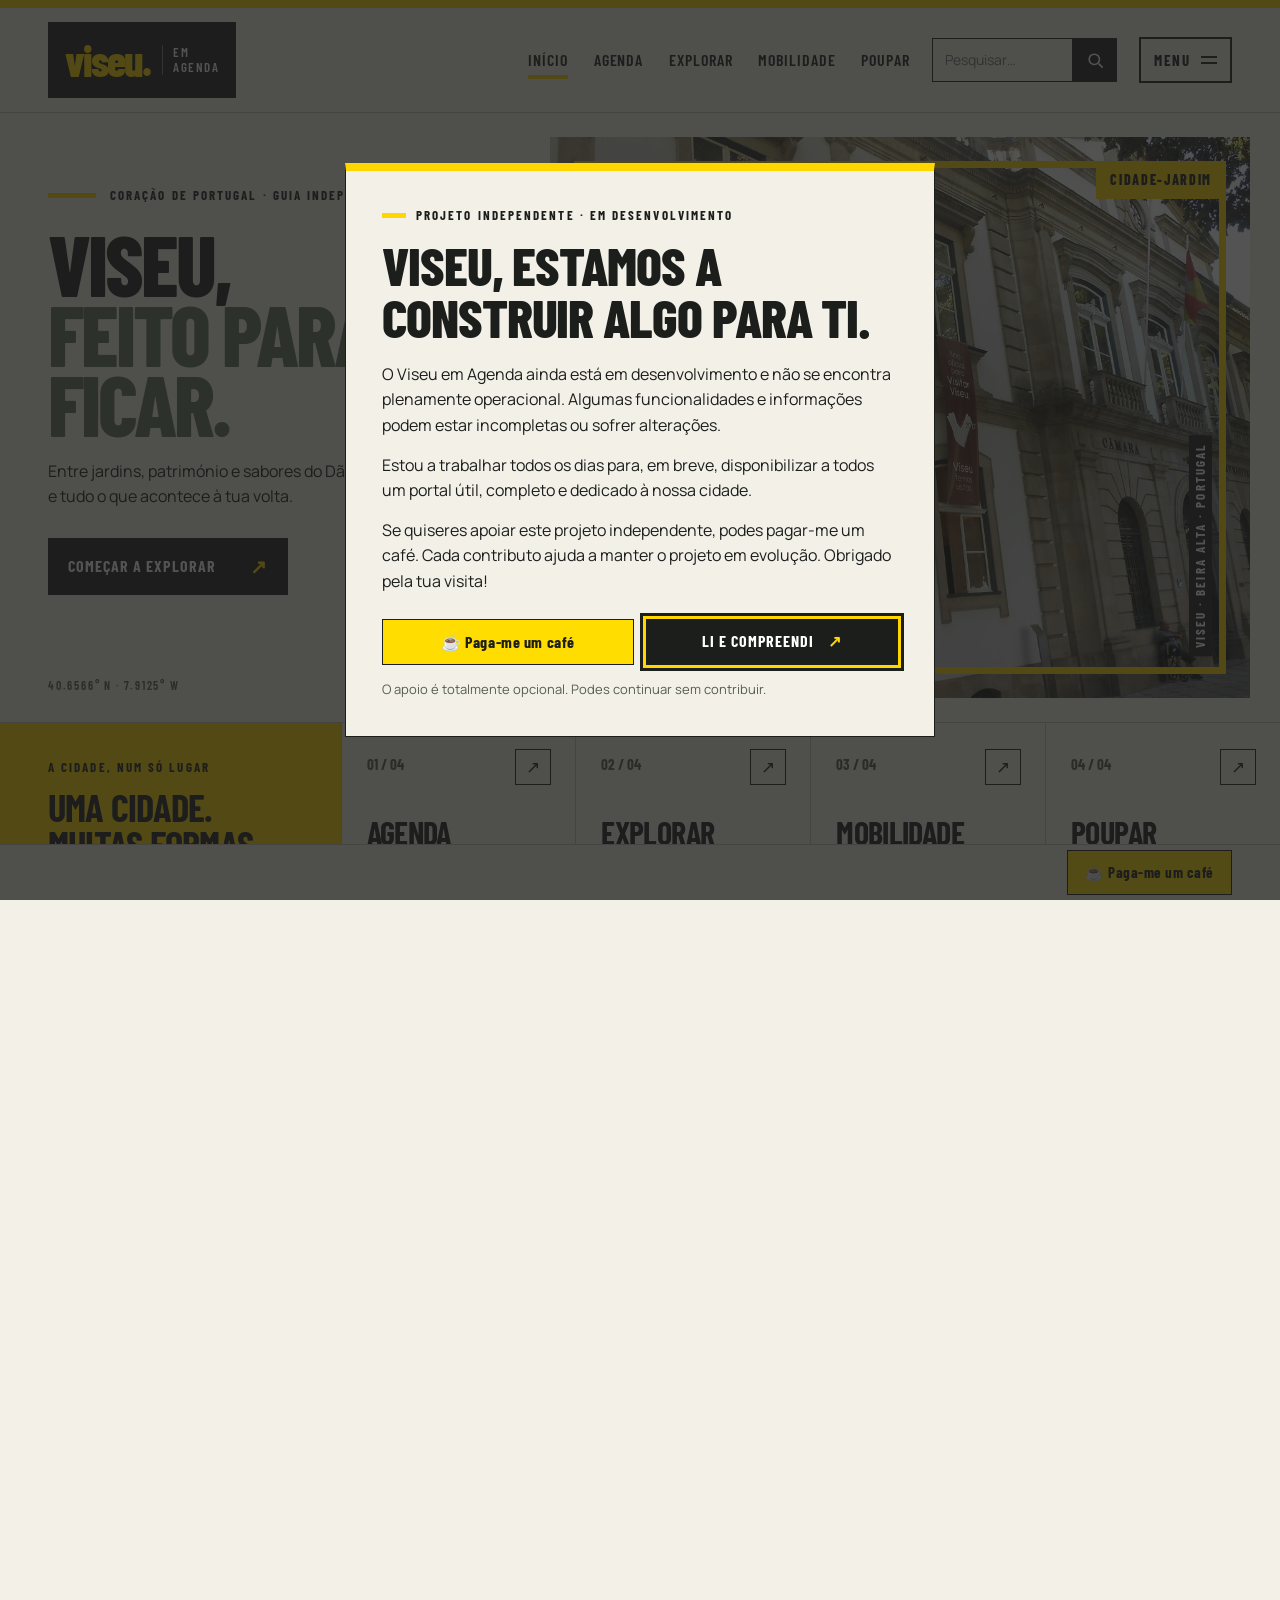
<file: index.html>
<!doctype html>
<html lang="pt-PT">
<head>
  <meta charset="utf-8">
  <meta name="viewport" content="width=device-width,initial-scale=1">
  <meta name="theme-color" content="#F3F0E8">
  <meta name="description" content="Viseu em Agenda: cultura, território, mobilidade e poupança. Um projeto independente.">
  <title>Viseu em Agenda · O teu guia local</title>
  <link rel="icon" type="image/svg+xml" href="assets/favicon.svg">
  <link rel="preconnect" href="https://fonts.googleapis.com">
  <link rel="preconnect" href="https://fonts.gstatic.com" crossorigin>
  <link href="https://fonts.googleapis.com/css2?family=Barlow+Condensed:wght@500;600;700;800&amp;family=Manrope:wght@400;500;600&amp;display=swap" rel="stylesheet">
  <link rel="stylesheet" href="vendor/leaflet/leaflet.css">
  <link rel="stylesheet" href="styles.css?v=77">
</head>
<body>
  <div class="site-scroll" id="site-scroll">
    <a class="skip" href="#app">Saltar para conteúdo</a>
    <div class="topline" aria-hidden="true"></div>
    <header class="masthead">
      <div class="wrap">
        <a class="brand" href="#inicio" aria-label="Viseu em Agenda, início"><span>viseu.</span><small>em<br>agenda</small></a>
        <nav class="nav" aria-label="Navegação principal">
          <a href="#inicio">Início</a><a href="#agenda">Agenda</a><a href="#explorar">Explorar</a><a href="#mobilidade">Mobilidade</a><a href="#poupar">Poupar</a>
        </nav>
        <form class="search" id="search" role="search">
          <label class="sr-only" for="q">Pesquisar no portal</label>
          <input id="q" type="search" placeholder="Pesquisar…">
          <button type="submit" aria-label="Pesquisar"><svg viewBox="0 0 24 24" aria-hidden="true"><circle cx="10.5" cy="10.5" r="6.5"/><path d="m16 16 5 5"/></svg></button>
        </form>
        <details class="site-menu" id="site-menu">
          <summary>Menu <span class="menu-lines" aria-hidden="true"></span></summary>
          <div class="menu-panel">
            <a href="#inicio">Início</a><a href="#agenda">Agenda</a><a href="#explorar">Explorar</a><a href="#mobilidade">Mobilidade</a><a href="#poupar">Poupar</a>
            <a href="#fontes">Fontes e metodologia</a><a href="#passatempos">Passatempos e parcerias</a><a href="#privacidade">Privacidade</a>
            <p>Viseu Dão Lafões · Portugal<br>Projeto independente.</p>
          </div>
        </details>
      </div>
    </header>
    <main class="wrap" id="app" tabindex="-1"></main>
    <footer class="footer">
      <div class="wrap">
        <a class="footer-brand" href="#inicio">Viseu. Em agenda<small>Projeto independente, em desenvolvimento.<br>Viseu Dão Lafões · Portugal</small></a>
        <a href="#fontes">Fontes e metodologia</a><a href="#passatempos">Passatempos e parcerias</a><a href="#privacidade">Privacidade</a>
      </div>
      <div class="wrap footer-support">
        <p>Viseu em Agenda é um projeto independente. Ajuda a manter o portal e a informação local disponíveis.</p>
        <a class="support-button" href="https://buymeacoffee.com/barretomendes" target="_blank" rel="noopener noreferrer">☕ Paga-me um café<span class="sr-only"> (abre numa nova aba)</span></a>
      </div>
    </footer>
  </div>
  <aside class="support-dock" aria-label="Apoiar o projeto"><a class="support-button" href="https://buymeacoffee.com/barretomendes" target="_blank" rel="noopener noreferrer">☕ Paga-me um café<span class="sr-only"> (abre numa nova aba)</span></a></aside>
  <dialog id="development-notice" class="development-notice" aria-labelledby="development-title" aria-describedby="development-description">
    <div class="development-inner">
      <p class="kicker development-kicker"><span aria-hidden="true"></span> Projeto independente · Em desenvolvimento</p>
      <h2 id="development-title">Viseu, estamos a construir algo para ti.</h2>
      <div id="development-description">
        <p>O Viseu em Agenda ainda está em desenvolvimento e não se encontra plenamente operacional. Algumas funcionalidades e informações podem estar incompletas ou sofrer alterações.</p>
        <p>Estou a trabalhar todos os dias para, em breve, disponibilizar a todos um portal útil, completo e dedicado à nossa cidade.</p>
        <p>Se quiseres apoiar este projeto independente, podes pagar-me um café. Cada contributo ajuda a manter o projeto em evolução. Obrigado pela tua visita!</p>
      </div>
      <div class="development-actions">
        <a class="support-button" href="https://buymeacoffee.com/barretomendes" target="_blank" rel="noopener noreferrer">☕ Paga-me um café<span class="sr-only"> (abre numa nova aba)</span></a>
        <button id="development-ack" type="button" autofocus>Li e compreendi <span aria-hidden="true">↗</span></button>
      </div>
      <p class="development-note">O apoio é totalmente opcional. Podes continuar sem contribuir.</p>
    </div>
  </dialog>
  <script defer src="development-notice.js?v=74"></script>
  <script defer src="vendor/leaflet/leaflet.js"></script>
  <script defer src="app.js?v=77"></script>
  <script defer src="event-images.js?v=69"></script>
  <script defer src="portal67.js?v=77"></script>
</body>
</html>
</file>
<file: vendor/leaflet/leaflet.css>
/* required styles */

.leaflet-pane,
.leaflet-tile,
.leaflet-marker-icon,
.leaflet-marker-shadow,
.leaflet-tile-container,
.leaflet-pane > svg,
.leaflet-pane > canvas,
.leaflet-zoom-box,
.leaflet-image-layer,
.leaflet-layer {
	position: absolute;
	left: 0;
	top: 0;
	}
.leaflet-container {
	overflow: hidden;
	}
.leaflet-tile,
.leaflet-marker-icon,
.leaflet-marker-shadow {
	-webkit-user-select: none;
	   -moz-user-select: none;
	        user-select: none;
	  -webkit-user-drag: none;
	}
/* Prevents IE11 from highlighting tiles in blue */
.leaflet-tile::selection {
	background: transparent;
}
/* Safari renders non-retina tile on retina better with this, but Chrome is worse */
.leaflet-safari .leaflet-tile {
	image-rendering: -webkit-optimize-contrast;
	}
/* hack that prevents hw layers "stretching" when loading new tiles */
.leaflet-safari .leaflet-tile-container {
	width: 1600px;
	height: 1600px;
	-webkit-transform-origin: 0 0;
	}
.leaflet-marker-icon,
.leaflet-marker-shadow {
	display: block;
	}
/* .leaflet-container svg: reset svg max-width decleration shipped in Joomla! (joomla.org) 3.x */
/* .leaflet-container img: map is broken in FF if you have max-width: 100% on tiles */
.leaflet-container .leaflet-overlay-pane svg {
	max-width: none !important;
	max-height: none !important;
	}
.leaflet-container .leaflet-marker-pane img,
.leaflet-container .leaflet-shadow-pane img,
.leaflet-container .leaflet-tile-pane img,
.leaflet-container img.leaflet-image-layer,
.leaflet-container .leaflet-tile {
	max-width: none !important;
	max-height: none !important;
	width: auto;
	padding: 0;
	}

.leaflet-container img.leaflet-tile {
	/* See: https://bugs.chromium.org/p/chromium/issues/detail?id=600120 */
	mix-blend-mode: plus-lighter;
}

.leaflet-container.leaflet-touch-zoom {
	-ms-touch-action: pan-x pan-y;
	touch-action: pan-x pan-y;
	}
.leaflet-container.leaflet-touch-drag {
	-ms-touch-action: pinch-zoom;
	/* Fallback for FF which doesn't support pinch-zoom */
	touch-action: none;
	touch-action: pinch-zoom;
}
.leaflet-container.leaflet-touch-drag.leaflet-touch-zoom {
	-ms-touch-action: none;
	touch-action: none;
}
.leaflet-container {
	-webkit-tap-highlight-color: transparent;
}
.leaflet-container a {
	-webkit-tap-highlight-color: rgba(51, 181, 229, 0.4);
}
.leaflet-tile {
	filter: inherit;
	visibility: hidden;
	}
.leaflet-tile-loaded {
	visibility: inherit;
	}
.leaflet-zoom-box {
	width: 0;
	height: 0;
	-moz-box-sizing: border-box;
	     box-sizing: border-box;
	z-index: 800;
	}
/* workaround for https://bugzilla.mozilla.org/show_bug.cgi?id=888319 */
.leaflet-overlay-pane svg {
	-moz-user-select: none;
	}

.leaflet-pane         { z-index: 400; }

.leaflet-tile-pane    { z-index: 200; }
.leaflet-overlay-pane { z-index: 400; }
.leaflet-shadow-pane  { z-index: 500; }
.leaflet-marker-pane  { z-index: 600; }
.leaflet-tooltip-pane   { z-index: 650; }
.leaflet-popup-pane   { z-index: 700; }

.leaflet-map-pane canvas { z-index: 100; }
.leaflet-map-pane svg    { z-index: 200; }

.leaflet-vml-shape {
	width: 1px;
	height: 1px;
	}
.lvml {
	behavior: url(#default#VML);
	display: inline-block;
	position: absolute;
	}


/* control positioning */

.leaflet-control {
	position: relative;
	z-index: 800;
	pointer-events: visiblePainted; /* IE 9-10 doesn't have auto */
	pointer-events: auto;
	}
.leaflet-top,
.leaflet-bottom {
	position: absolute;
	z-index: 1000;
	pointer-events: none;
	}
.leaflet-top {
	top: 0;
	}
.leaflet-right {
	right: 0;
	}
.leaflet-bottom {
	bottom: 0;
	}
.leaflet-left {
	left: 0;
	}
.leaflet-control {
	float: left;
	clear: both;
	}
.leaflet-right .leaflet-control {
	float: right;
	}
.leaflet-top .leaflet-control {
	margin-top: 10px;
	}
.leaflet-bottom .leaflet-control {
	margin-bottom: 10px;
	}
.leaflet-left .leaflet-control {
	margin-left: 10px;
	}
.leaflet-right .leaflet-control {
	margin-right: 10px;
	}


/* zoom and fade animations */

.leaflet-fade-anim .leaflet-popup {
	opacity: 0;
	-webkit-transition: opacity 0.2s linear;
	   -moz-transition: opacity 0.2s linear;
	        transition: opacity 0.2s linear;
	}
.leaflet-fade-anim .leaflet-map-pane .leaflet-popup {
	opacity: 1;
	}
.leaflet-zoom-animated {
	-webkit-transform-origin: 0 0;
	    -ms-transform-origin: 0 0;
	        transform-origin: 0 0;
	}
svg.leaflet-zoom-animated {
	will-change: transform;
}

.leaflet-zoom-anim .leaflet-zoom-animated {
	-webkit-transition: -webkit-transform 0.25s cubic-bezier(0,0,0.25,1);
	   -moz-transition:    -moz-transform 0.25s cubic-bezier(0,0,0.25,1);
	        transition:         transform 0.25s cubic-bezier(0,0,0.25,1);
	}
.leaflet-zoom-anim .leaflet-tile,
.leaflet-pan-anim .leaflet-tile {
	-webkit-transition: none;
	   -moz-transition: none;
	        transition: none;
	}

.leaflet-zoom-anim .leaflet-zoom-hide {
	visibility: hidden;
	}


/* cursors */

.leaflet-interactive {
	cursor: pointer;
	}
.leaflet-grab {
	cursor: -webkit-grab;
	cursor:    -moz-grab;
	cursor:         grab;
	}
.leaflet-crosshair,
.leaflet-crosshair .leaflet-interactive {
	cursor: crosshair;
	}
.leaflet-popup-pane,
.leaflet-control {
	cursor: auto;
	}
.leaflet-dragging .leaflet-grab,
.leaflet-dragging .leaflet-grab .leaflet-interactive,
.leaflet-dragging .leaflet-marker-draggable {
	cursor: move;
	cursor: -webkit-grabbing;
	cursor:    -moz-grabbing;
	cursor:         grabbing;
	}

/* marker & overlays interactivity */
.leaflet-marker-icon,
.leaflet-marker-shadow,
.leaflet-image-layer,
.leaflet-pane > svg path,
.leaflet-tile-container {
	pointer-events: none;
	}

.leaflet-marker-icon.leaflet-interactive,
.leaflet-image-layer.leaflet-interactive,
.leaflet-pane > svg path.leaflet-interactive,
svg.leaflet-image-layer.leaflet-interactive path {
	pointer-events: visiblePainted; /* IE 9-10 doesn't have auto */
	pointer-events: auto;
	}

/* visual tweaks */

.leaflet-container {
	background: #ddd;
	outline-offset: 1px;
	}
.leaflet-container a {
	color: #0078A8;
	}
.leaflet-zoom-box {
	border: 2px dotted #38f;
	background: rgba(255,255,255,0.5);
	}


/* general typography */
.leaflet-container {
	font-family: "Helvetica Neue", Arial, Helvetica, sans-serif;
	font-size: 12px;
	font-size: 0.75rem;
	line-height: 1.5;
	}


/* general toolbar styles */

.leaflet-bar {
	box-shadow: 0 1px 5px rgba(0,0,0,0.65);
	border-radius: 4px;
	}
.leaflet-bar a {
	background-color: #fff;
	border-bottom: 1px solid #ccc;
	width: 26px;
	height: 26px;
	line-height: 26px;
	display: block;
	text-align: center;
	text-decoration: none;
	color: black;
	}
.leaflet-bar a,
.leaflet-control-layers-toggle {
	background-position: 50% 50%;
	background-repeat: no-repeat;
	display: block;
	}
.leaflet-bar a:hover,
.leaflet-bar a:focus {
	background-color: #f4f4f4;
	}
.leaflet-bar a:first-child {
	border-top-left-radius: 4px;
	border-top-right-radius: 4px;
	}
.leaflet-bar a:last-child {
	border-bottom-left-radius: 4px;
	border-bottom-right-radius: 4px;
	border-bottom: none;
	}
.leaflet-bar a.leaflet-disabled {
	cursor: default;
	background-color: #f4f4f4;
	color: #bbb;
	}

.leaflet-touch .leaflet-bar a {
	width: 30px;
	height: 30px;
	line-height: 30px;
	}
.leaflet-touch .leaflet-bar a:first-child {
	border-top-left-radius: 2px;
	border-top-right-radius: 2px;
	}
.leaflet-touch .leaflet-bar a:last-child {
	border-bottom-left-radius: 2px;
	border-bottom-right-radius: 2px;
	}

/* zoom control */

.leaflet-control-zoom-in,
.leaflet-control-zoom-out {
	font: bold 18px 'Lucida Console', Monaco, monospace;
	text-indent: 1px;
	}

.leaflet-touch .leaflet-control-zoom-in, .leaflet-touch .leaflet-control-zoom-out  {
	font-size: 22px;
	}


/* layers control */

.leaflet-control-layers {
	box-shadow: 0 1px 5px rgba(0,0,0,0.4);
	background: #fff;
	border-radius: 5px;
	}
.leaflet-control-layers-toggle {
	background-image: url(images/layers.png);
	width: 36px;
	height: 36px;
	}
.leaflet-retina .leaflet-control-layers-toggle {
	background-image: url(images/layers-2x.png);
	background-size: 26px 26px;
	}
.leaflet-touch .leaflet-control-layers-toggle {
	width: 44px;
	height: 44px;
	}
.leaflet-control-layers .leaflet-control-layers-list,
.leaflet-control-layers-expanded .leaflet-control-layers-toggle {
	display: none;
	}
.leaflet-control-layers-expanded .leaflet-control-layers-list {
	display: block;
	position: relative;
	}
.leaflet-control-layers-expanded {
	padding: 6px 10px 6px 6px;
	color: #333;
	background: #fff;
	}
.leaflet-control-layers-scrollbar {
	overflow-y: scroll;
	overflow-x: hidden;
	padding-right: 5px;
	}
.leaflet-control-layers-selector {
	margin-top: 2px;
	position: relative;
	top: 1px;
	}
.leaflet-control-layers label {
	display: block;
	font-size: 13px;
	font-size: 1.08333em;
	}
.leaflet-control-layers-separator {
	height: 0;
	border-top: 1px solid #ddd;
	margin: 5px -10px 5px -6px;
	}

/* Default icon URLs */
.leaflet-default-icon-path { /* used only in path-guessing heuristic, see L.Icon.Default */
	background-image: url(images/marker-icon.png);
	}


/* attribution and scale controls */

.leaflet-container .leaflet-control-attribution {
	background: #fff;
	background: rgba(255, 255, 255, 0.8);
	margin: 0;
	}
.leaflet-control-attribution,
.leaflet-control-scale-line {
	padding: 0 5px;
	color: #333;
	line-height: 1.4;
	}
.leaflet-control-attribution a {
	text-decoration: none;
	}
.leaflet-control-attribution a:hover,
.leaflet-control-attribution a:focus {
	text-decoration: underline;
	}
.leaflet-attribution-flag {
	display: inline !important;
	vertical-align: baseline !important;
	width: 1em;
	height: 0.6669em;
	}
.leaflet-left .leaflet-control-scale {
	margin-left: 5px;
	}
.leaflet-bottom .leaflet-control-scale {
	margin-bottom: 5px;
	}
.leaflet-control-scale-line {
	border: 2px solid #777;
	border-top: none;
	line-height: 1.1;
	padding: 2px 5px 1px;
	white-space: nowrap;
	-moz-box-sizing: border-box;
	     box-sizing: border-box;
	background: rgba(255, 255, 255, 0.8);
	text-shadow: 1px 1px #fff;
	}
.leaflet-control-scale-line:not(:first-child) {
	border-top: 2px solid #777;
	border-bottom: none;
	margin-top: -2px;
	}
.leaflet-control-scale-line:not(:first-child):not(:last-child) {
	border-bottom: 2px solid #777;
	}

.leaflet-touch .leaflet-control-attribution,
.leaflet-touch .leaflet-control-layers,
.leaflet-touch .leaflet-bar {
	box-shadow: none;
	}
.leaflet-touch .leaflet-control-layers,
.leaflet-touch .leaflet-bar {
	border: 2px solid rgba(0,0,0,0.2);
	background-clip: padding-box;
	}


/* popup */

.leaflet-popup {
	position: absolute;
	text-align: center;
	margin-bottom: 20px;
	}
.leaflet-popup-content-wrapper {
	padding: 1px;
	text-align: left;
	border-radius: 12px;
	}
.leaflet-popup-content {
	margin: 13px 24px 13px 20px;
	line-height: 1.3;
	font-size: 13px;
	font-size: 1.08333em;
	min-height: 1px;
	}
.leaflet-popup-content p {
	margin: 17px 0;
	margin: 1.3em 0;
	}
.leaflet-popup-tip-container {
	width: 40px;
	height: 20px;
	position: absolute;
	left: 50%;
	margin-top: -1px;
	margin-left: -20px;
	overflow: hidden;
	pointer-events: none;
	}
.leaflet-popup-tip {
	width: 17px;
	height: 17px;
	padding: 1px;

	margin: -10px auto 0;
	pointer-events: auto;

	-webkit-transform: rotate(45deg);
	   -moz-transform: rotate(45deg);
	    -ms-transform: rotate(45deg);
	        transform: rotate(45deg);
	}
.leaflet-popup-content-wrapper,
.leaflet-popup-tip {
	background: white;
	color: #333;
	box-shadow: 0 3px 14px rgba(0,0,0,0.4);
	}
.leaflet-container a.leaflet-popup-close-button {
	position: absolute;
	top: 0;
	right: 0;
	border: none;
	text-align: center;
	width: 24px;
	height: 24px;
	font: 16px/24px Tahoma, Verdana, sans-serif;
	color: #757575;
	text-decoration: none;
	background: transparent;
	}
.leaflet-container a.leaflet-popup-close-button:hover,
.leaflet-container a.leaflet-popup-close-button:focus {
	color: #585858;
	}
.leaflet-popup-scrolled {
	overflow: auto;
	}

.leaflet-oldie .leaflet-popup-content-wrapper {
	-ms-zoom: 1;
	}
.leaflet-oldie .leaflet-popup-tip {
	width: 24px;
	margin: 0 auto;

	-ms-filter: "progid:DXImageTransform.Microsoft.Matrix(M11=0.70710678, M12=0.70710678, M21=-0.70710678, M22=0.70710678)";
	filter: progid:DXImageTransform.Microsoft.Matrix(M11=0.70710678, M12=0.70710678, M21=-0.70710678, M22=0.70710678);
	}

.leaflet-oldie .leaflet-control-zoom,
.leaflet-oldie .leaflet-control-layers,
.leaflet-oldie .leaflet-popup-content-wrapper,
.leaflet-oldie .leaflet-popup-tip {
	border: 1px solid #999;
	}


/* div icon */

.leaflet-div-icon {
	background: #fff;
	border: 1px solid #666;
	}


/* Tooltip */
/* Base styles for the element that has a tooltip */
.leaflet-tooltip {
	position: absolute;
	padding: 6px;
	background-color: #fff;
	border: 1px solid #fff;
	border-radius: 3px;
	color: #222;
	white-space: nowrap;
	-webkit-user-select: none;
	-moz-user-select: none;
	-ms-user-select: none;
	user-select: none;
	pointer-events: none;
	box-shadow: 0 1px 3px rgba(0,0,0,0.4);
	}
.leaflet-tooltip.leaflet-interactive {
	cursor: pointer;
	pointer-events: auto;
	}
.leaflet-tooltip-top:before,
.leaflet-tooltip-bottom:before,
.leaflet-tooltip-left:before,
.leaflet-tooltip-right:before {
	position: absolute;
	pointer-events: none;
	border: 6px solid transparent;
	background: transparent;
	content: "";
	}

/* Directions */

.leaflet-tooltip-bottom {
	margin-top: 6px;
}
.leaflet-tooltip-top {
	margin-top: -6px;
}
.leaflet-tooltip-bottom:before,
.leaflet-tooltip-top:before {
	left: 50%;
	margin-left: -6px;
	}
.leaflet-tooltip-top:before {
	bottom: 0;
	margin-bottom: -12px;
	border-top-color: #fff;
	}
.leaflet-tooltip-bottom:before {
	top: 0;
	margin-top: -12px;
	margin-left: -6px;
	border-bottom-color: #fff;
	}
.leaflet-tooltip-left {
	margin-left: -6px;
}
.leaflet-tooltip-right {
	margin-left: 6px;
}
.leaflet-tooltip-left:before,
.leaflet-tooltip-right:before {
	top: 50%;
	margin-top: -6px;
	}
.leaflet-tooltip-left:before {
	right: 0;
	margin-right: -12px;
	border-left-color: #fff;
	}
.leaflet-tooltip-right:before {
	left: 0;
	margin-left: -12px;
	border-right-color: #fff;
	}

/* Printing */

@media print {
	/* Prevent printers from removing background-images of controls. */
	.leaflet-control {
		-webkit-print-color-adjust: exact;
		print-color-adjust: exact;
		}
	}
</file>
<file: styles.css>
/* V73 — Editorial Viseu. Tokens, structure, components, responsive rules. */
:root {
  --yellow:#FFD600; --ink:#1C1E1C; --paper:#F3F0E8; --sage:#667360;
  --line:#C7C6BF; --white:#FFFFFF; --muted:#565D52; --green:var(--ink);
  --accent:var(--sage); --display:"Barlow Condensed","Arial Narrow",Arial,sans-serif;
  --body:"Manrope",Arial,sans-serif; --gutter:clamp(22px,3.75vw,54px);
  --max:1600px;
}
*{box-sizing:border-box}
html{scroll-behavior:smooth;-webkit-font-smoothing:antialiased}
body{margin:0;color:var(--ink);background:var(--paper);font:400 16px/1.65 var(--body)}
a{color:inherit;text-decoration:none}
a:hover{text-decoration:underline;text-underline-offset:4px}
button,input,select{font:inherit;color:inherit;min-width:0}
button,a,input,select,summary{touch-action:manipulation}
button,summary{cursor:pointer}
:where(a,button,input,select,summary):focus-visible{outline:3px solid var(--ink);outline-offset:3px;box-shadow:0 0 0 6px var(--yellow)}
h1,h2,h3,h4{font-family:var(--display);text-transform:uppercase;text-wrap:balance;letter-spacing:-.02em;line-height:1;font-weight:700}
p{text-wrap:pretty}
button,.button{min-height:44px;border:1px solid var(--ink);border-radius:0;background:var(--ink);color:var(--white);padding:12px 18px;font:700 16px/1.15 var(--display);letter-spacing:.065em;text-transform:uppercase;display:inline-flex;align-items:center;justify-content:center;gap:14px;transition:background .15s,color .15s}
button:hover,.button:hover{background:var(--yellow);color:var(--ink);text-decoration:none}
.button span{color:var(--yellow);font-size:20px;transition:transform .15s}
.button:hover span{color:var(--ink);transform:translateX(3px)}
button:disabled{opacity:.5;cursor:default}
.secondary{background:transparent;color:var(--ink)}
input,select{border:1px solid var(--line);border-radius:0;background:var(--white);padding:10px 12px;min-height:44px;font:400 16px/1.4 var(--body)}
input[type=checkbox]{min-height:0;accent-color:var(--ink);width:18px;height:18px}
input[type=file]{max-width:100%;height:auto}
.wrap{max-width:var(--max);margin-inline:auto;padding-inline:var(--gutter)}
.site-scroll{display:contents}
.skip{position:absolute;left:12px;top:-100px;background:var(--yellow);color:var(--ink);padding:10px 14px;z-index:100}
.skip:focus{top:12px}
.sr-only{position:absolute;width:1px;height:1px;overflow:hidden;clip:rect(0,0,0,0);white-space:nowrap}
.hidden{display:none!important}
#app{min-height:66vh;outline:none}
.topline{height:8px;background:var(--yellow)}
.masthead{background:var(--paper);border-bottom:1px solid var(--line);position:relative;z-index:5}
.masthead>.wrap{min-height:104px;display:flex;align-items:center;gap:22px}
.brand{display:inline-flex;align-items:center;gap:12px;background:var(--ink);color:var(--white);padding:12px 17px;min-height:76px;flex-shrink:0;text-decoration:none!important}
.brand span{font:800 43px/.85 var(--display);letter-spacing:-.045em;color:var(--yellow)}
.brand small{font:600 13px/1.15 var(--display);letter-spacing:.11em;text-transform:uppercase;white-space:nowrap;border-left:1px solid #ffffff65;padding-left:10px}
.nav{display:flex;gap:clamp(14px,2vw,30px);align-items:center;justify-content:flex-end;flex:1}
.nav a{font:600 16px/1.1 var(--display);letter-spacing:.06em;text-transform:uppercase;padding:12px 0;position:relative;white-space:nowrap}
.nav a[aria-current=page]:after{content:"";position:absolute;bottom:2px;left:0;right:0;height:4px;background:var(--yellow)}
.nav a:hover{text-decoration:none;box-shadow:inset 0 -3px var(--yellow)}
.search{display:flex;align-items:stretch;gap:0;min-width:0}
.search input{width:clamp(110px,11vw,160px);background:transparent;border:1px solid var(--ink);font-size:14px}
.search button{width:44px;padding:0;flex-shrink:0}
.search svg{width:19px;height:19px;fill:none;stroke:currentColor;stroke-width:2}
.site-menu{position:relative;flex-shrink:0}
.site-menu>summary{list-style:none;border:2px solid var(--ink);display:flex;align-items:center;gap:11px;min-height:46px;padding:10px 13px;font:700 15px/1 var(--display);letter-spacing:.1em;text-transform:uppercase}
.site-menu>summary::-webkit-details-marker{display:none}
.site-menu>summary:hover,.site-menu[open]>summary{background:var(--yellow)}
.menu-lines{width:16px;height:8px;border-block:2px solid var(--ink)}
.menu-panel{position:absolute;right:0;top:calc(100% + 10px);width:min(290px,calc(100vw - 44px));background:var(--paper);border:1px solid var(--ink);padding:12px;z-index:10}
.menu-panel a{display:block;padding:10px 12px;border-bottom:1px solid var(--line);font:600 18px/1.2 var(--display);text-transform:uppercase;min-height:44px}
.menu-panel a:hover{background:var(--yellow);text-decoration:none}
.menu-panel p{font-size:12px;padding:0 12px;margin:12px 0 2px;color:var(--muted)}
.kicker{font:700 13px/1.25 var(--display);letter-spacing:.16em;text-transform:uppercase;color:var(--muted);margin:0 0 10px}
.hero{display:grid;grid-template-columns:43% 57%;min-height:610px;margin-inline:calc(-1 * var(--gutter));border-bottom:1px solid var(--line)}
.hero-copy{position:relative;padding:74px var(--gutter) 28px;display:flex;flex-direction:column;align-items:flex-start;justify-content:flex-start}
.hero .kicker{display:flex;align-items:center;gap:14px;color:var(--ink)}
.hero .kicker:before{content:"";width:48px;height:5px;flex-shrink:0;background:var(--yellow)}
.hero h1{font:800 clamp(66px,6.65vw,106px)/.82 var(--display);letter-spacing:-.035em;margin:16px 0 20px;text-wrap:balance}
.hero h1 em{display:block;color:var(--sage);font-style:normal}
.hero .lead{max-width:430px;margin:0 0 28px;font-size:16px;line-height:1.6;color:var(--ink)}
.hero .button{padding:16px 19px;gap:34px}
.coordinates{margin-top:auto;padding-top:28px;font:600 12px/1.3 var(--display);letter-spacing:.15em;color:var(--muted)}
.hero-visual{position:relative;min-width:0;margin:24px 30px 24px 0;overflow:hidden;min-height:420px;background:var(--sage)}
.hero-photo{display:block;position:absolute;inset:0;width:100%;height:100%;object-fit:cover;object-position:center;filter:saturate(.8) contrast(1.04)}
.hero-frame{position:absolute;inset:24px;border:7px solid var(--yellow);pointer-events:none}
.hero-stamp{position:absolute;top:24px;right:24px;background:var(--yellow);padding:12px 14px;font:800 14px/1 var(--display);letter-spacing:.12em;text-transform:uppercase}
.hero-territory{position:absolute;right:38px;bottom:42px;color:var(--white);background:var(--ink);padding:8px 5px;writing-mode:vertical-rl;transform:rotate(180deg);font:700 13px/1 var(--display);letter-spacing:.16em;text-transform:uppercase}
.hero-credit{position:absolute;left:35px;bottom:35px;background:var(--ink);color:var(--white);padding:4px 8px;font-size:11px;line-height:1.5;max-width:calc(100% - 88px)}
.hero-credit a,.photo-credit a,.data-credit a{text-decoration:underline;text-underline-offset:2px}
.features{display:grid;grid-template-columns:1.45fr repeat(4,minmax(0,1fr));margin-inline:calc(-1 * var(--gutter));border-bottom:1px solid var(--line)}
.features-intro{background:var(--yellow);padding:36px var(--gutter) 32px}
.features-intro .kicker{color:var(--ink)}
.features-intro h2{font:700 clamp(32px,3vw,44px)/.95 var(--display);margin:14px 0 0}
.feature{position:relative;display:flex;flex-direction:column;min-width:0;min-height:235px;padding:34px 25px 26px;border-left:1px solid var(--line);background:var(--paper);transition:background .15s}
.feature .num{font:700 15px/1 var(--display);color:var(--muted)}
.feature h3{font:700 32px/.95 var(--display);margin:45px 0 10px}
.feature p{font-size:16px;color:var(--muted);line-height:1.5;margin:0}
.feature .arrow{position:absolute;top:26px;right:24px;width:36px;height:36px;display:grid;place-items:center;border:1px solid var(--ink);font-size:17px}
.feature:hover{background:var(--white);text-decoration:none}
.feature:hover .arrow{background:var(--yellow)}
.section{margin:54px 0}
.sectionhead{display:flex;align-items:flex-end;justify-content:space-between;gap:16px;margin-bottom:24px;border-bottom:1px solid var(--line);padding-bottom:15px}
.sectionhead h2{font:700 clamp(32px,4vw,48px)/.95 var(--display);margin:0}
.sectionhead p{margin:0;color:var(--muted)}
.sectionhead .kicker{margin-bottom:8px}
.page-title{padding:50px 0 26px;border-bottom:1px solid var(--line);margin:0 0 28px}
.page-title h1{font:800 clamp(48px,6vw,82px)/.92 var(--display);margin:0;letter-spacing:-.025em}
.page-title p:not(.kicker){max-width:800px;margin:14px 0 0;color:var(--muted);font-size:16px}
.link,.tile a{font-weight:600;color:var(--ink);text-decoration:underline;text-underline-offset:3px;overflow-wrap:anywhere}
.link:hover,.tile a:hover{background:var(--yellow)}
.split{display:grid;grid-template-columns:minmax(0,1.25fr) minmax(0,.75fr);gap:20px;align-items:stretch}
.panel,.tile{min-width:0;background:var(--paper);border:1px solid var(--line);padding:26px}
.panel h2,.panel h3{font:700 34px/1 var(--display);margin:0 0 12px}
.panel p{color:var(--muted)}
.editorial{padding:0;overflow:hidden}
.editorial-image{display:block;width:100%;height:clamp(240px,30vw,420px);object-fit:cover;filter:saturate(.8) contrast(1.04)}
.editorial-body{padding:26px}
.photo-credit{font-size:12px!important;color:var(--muted);margin:0 0 16px}
.dark-panel{background:var(--ink);color:var(--paper);border-color:var(--ink);display:flex;flex-direction:column;justify-content:center;padding:36px}
.dark-panel h2,.dark-panel h3{color:var(--paper)}
.dark-panel p,.dark-panel .subtle{color:var(--paper)}
.dark-panel .kicker{color:var(--yellow)!important}
.dark-panel .button{background:var(--yellow);color:var(--ink);border-color:var(--yellow);align-self:flex-start;margin-top:8px}
.dark-panel .button:hover{background:var(--paper)}
.dark-panel .stat{color:var(--yellow)}
.linklist{list-style:none;padding:0;margin:0}
.linklist li{display:flex;justify-content:space-between;gap:14px;align-items:center;padding:14px 0;border-bottom:1px solid var(--line)}
.linklist li:last-child{border-bottom:0}
.linklist small{display:block;color:var(--muted);font-size:13px}
.notice{border-left:5px solid var(--yellow);background:var(--white);padding:15px 18px;margin:0 0 20px;font-size:16px}
.row{display:flex;align-items:center;gap:12px;flex-wrap:wrap}
.row input{flex:1;min-width:100px}
.row input[type=checkbox]{min-width:0;flex:0 0 auto}
.grid{display:grid;grid-template-columns:repeat(3,minmax(0,1fr));gap:16px}
.tile{display:flex;flex-direction:column;align-items:flex-start;overflow-wrap:anywhere}
.tile h3{font:700 30px/1 var(--display);margin:0 0 10px}
.tile p{color:var(--muted);margin:0 0 14px;font-size:16px}
.tile a{margin-top:auto}
.toolbar{display:flex;align-items:center;justify-content:space-between;gap:12px;margin:0 0 20px}
.toolbar input{width:min(100%,360px)}
.muted,.subtle{color:var(--muted);font-size:14px}
.tablewrap{overflow:auto;max-width:100%;border:1px solid var(--line);background:var(--white)}
table{width:100%;border-collapse:collapse;min-width:570px;text-align:left}
th,td{padding:12px 14px;border-bottom:1px solid var(--line);vertical-align:middle}
th{font:700 16px/1.2 var(--display);text-transform:uppercase;letter-spacing:.07em;color:var(--ink);background:var(--paper)}
td input{width:104px;padding:8px}
td .remove{background:none;color:var(--ink);border:1px solid var(--line);font-size:14px;padding:8px}
.tag{display:inline-block;font:600 14px/1.2 var(--display);letter-spacing:.04em;text-transform:uppercase;padding:4px 8px;border:1px solid var(--line);color:var(--ink)}
.tag.wait{border-color:var(--sage)}
.stat{font:800 52px/1 var(--display);margin:8px 0}
.stack{display:grid;gap:14px}
.empty{padding:26px;text-align:center;color:var(--muted);background:var(--white);border:1px dashed var(--line)}
.compare-result{margin-top:24px}
.choice{display:grid;gap:6px;min-width:0}
.choice label,.data-controls label{font-weight:600;color:var(--ink);font-size:14px}
.choice input{width:100%;max-width:220px}
.data-summary{display:grid;grid-template-columns:repeat(3,minmax(0,1fr));gap:0;border:1px solid var(--line);margin:0 0 24px}
.data-summary>div{border-right:1px solid var(--line);padding:20px;display:grid;gap:6px;min-width:0}
.data-summary>div:last-child{border-right:0}
.data-summary strong{font:800 54px/.95 var(--display);letter-spacing:-.02em}
.data-summary .data-small{font-size:34px}
.data-summary span:last-child{font-size:14px;color:var(--muted)}
.data-summary .kicker{margin:0}
.data-controls{display:flex;flex-wrap:wrap;gap:12px;background:var(--paper);border:1px solid var(--line);padding:16px;margin:0 0 12px}
.data-controls label{display:grid;gap:6px;flex:1;min-width:145px}
.data-controls input,.data-controls select{width:100%}
.data-controls .check-label{display:flex;align-items:center;gap:8px;flex:0 0 auto;min-width:0;padding-top:22px}
.check-label input{width:18px}
.event-grid{display:grid;grid-template-columns:repeat(3,minmax(0,1fr));gap:18px}
.event-card{background:var(--paper);border:1px solid var(--line);display:flex;flex-direction:column;min-width:0;overflow:hidden}
.event-card:hover{border-color:var(--ink)}
.event-visual{margin:0;position:relative;aspect-ratio:16/9;overflow:hidden;background:var(--sage)}
.event-visual img{display:block;width:100%;height:100%;object-fit:cover;filter:saturate(.83) contrast(1.02)}
.event-visual figcaption{position:absolute;bottom:8px;right:8px;background:var(--ink);color:var(--white);padding:5px 8px;font-size:11px;line-height:1.4;max-width:95%;text-align:right}
.event-no-photo{background:var(--paper);min-height:84px;display:grid;place-items:center;padding:12px;color:var(--muted);font-size:13px;border-bottom:1px solid var(--line)}
.event-top{display:flex;align-items:center;justify-content:space-between;gap:12px;border-bottom:1px solid var(--line);padding:0 15px 0 0}
.event-date{display:flex;align-items:baseline;gap:8px;background:var(--yellow);color:var(--ink);padding:12px 16px;line-height:1}
.event-date strong{font:800 42px/1 var(--display)}
.event-date span,.event-category{font:700 14px/1.15 var(--display);text-transform:uppercase;letter-spacing:.12em}
.event-category{max-width:58%;overflow-wrap:anywhere;text-align:right}
.event-body{padding:22px;flex:1;display:flex;flex-direction:column}
.event-body h3{font:700 31px/1 var(--display);margin:0 0 15px;overflow-wrap:anywhere}
.event-body p{margin:0 0 8px;font-size:16px}
.event-place{font-weight:600}
.event-body .event-meta{color:var(--muted);font-size:16px}
.event-price{font-weight:600;color:var(--ink)}
.event-body details{border-top:1px solid var(--line);margin-top:auto;padding-top:10px}
.event-body details[open]{margin-top:12px}
.event-body summary{font:700 17px/1.2 var(--display);text-transform:uppercase;letter-spacing:.05em;padding:12px 0;min-height:44px}
.event-body summary:hover{color:var(--sage)}
.event-body details a{display:block;margin-top:9px}
.event-body .event-image-credit,.data-credit{font-size:12px;color:var(--muted);line-height:1.55}
.event-image-credit a{display:inline!important}
.map-layout{display:grid;grid-template-columns:minmax(0,1.5fr) minmax(0,1fr);gap:18px;align-items:start}
#stop-map{height:540px;border:1px solid var(--line);background:#dce1d7;isolation:isolate;z-index:0}
.stop-side{background:var(--paper);border:1px solid var(--line);padding:12px;min-width:0}
.stop-item{display:flex;flex-direction:column;align-items:flex-start;text-align:left;background:var(--paper);border:0;border-bottom:1px solid var(--line);color:var(--ink);width:100%;padding:12px;font:500 16px/1.4 var(--body);text-transform:none;letter-spacing:0;gap:4px}
.stop-item:hover{background:var(--yellow);color:var(--ink)}
.stop-item small{font-size:12px;color:var(--muted)}
.stop-detail{padding:12px;margin-top:12px;border-top:1px solid var(--line);overflow-wrap:anywhere}
.stop-detail h3{font-size:29px;margin:0 0 8px}
.stop-detail h4{font-size:23px;margin:12px 0}
.route-list{font-size:14px;padding-left:20px;max-height:230px;overflow:auto}
.route-list li{margin:6px 0}
#stop-pages{justify-content:space-between;margin-top:12px;gap:5px}
#stop-pages button{padding:8px;font-size:14px}
.leaflet-control-attribution a{text-decoration:underline}
.leaflet-container{font-family:var(--body)}
.support-section{display:flex;justify-content:space-between;align-items:center;gap:24px;padding:27px 0;border-block:1px solid var(--line);margin:50px 0 0}
.support-section h2{font:700 34px/1 var(--display);margin:0 0 8px}
.support-section p:not(.kicker){margin:0;color:var(--muted);max-width:720px}
.support-button{display:inline-flex;align-items:center;justify-content:center;gap:6px;min-height:44px;padding:12px 17px;border:1px solid var(--ink);background:#FFDD00;color:var(--ink);font:700 16px/1.25 var(--display);letter-spacing:.035em;text-decoration:none;white-space:nowrap}
.support-button:hover{background:var(--ink);color:var(--yellow);text-decoration:none}
.footer{background:var(--ink);color:var(--paper);padding:38px 0 32px;margin-top:60px;border-top:8px solid var(--yellow)}
.footer .wrap{display:flex;flex-wrap:wrap;justify-content:space-between;align-items:center;gap:16px}
.footer a:not(.support-button){color:var(--paper);font-weight:600}
.footer-brand{font:700 28px/1 var(--display);letter-spacing:.02em;text-transform:uppercase}
.footer-brand small{display:block;font:400 13px/1.4 var(--body);text-transform:none;letter-spacing:0;margin-top:8px}
.footer .footer-support{margin-top:26px;padding-top:24px;border-top:1px solid #ffffff40}
.footer-support p{max-width:680px;margin:0}
.support-dock{position:fixed;right:20px;bottom:20px;z-index:9}
.support-dock .support-button{font-size:15px}
/* Reserved viewport row: the support control never obscures reading content. */
@media(min-width:701px){
  html,body{height:100%;overflow:hidden}body{display:flex;flex-direction:column;height:100dvh;min-height:0}
  .site-scroll{display:block;flex:1 1 0;min-height:0;overflow-y:auto;overflow-x:hidden}
  .support-dock{position:relative;right:auto;bottom:auto;flex:0 0 auto;display:flex;justify-content:flex-end;align-items:center;padding:5px var(--gutter);border-top:1px solid var(--line);background:var(--paper)}
}
@media(max-width:1180px){
  .masthead>.wrap{gap:16px}.nav{gap:16px}.brand{min-height:65px;padding:10px 12px}.brand span{font-size:38px}
  .hero{min-height:570px}.hero-copy{padding-top:62px}.hero h1{font-size:clamp(60px,7vw,86px)}
  .features{grid-template-columns:repeat(4,minmax(0,1fr))}.features-intro{grid-column:1/-1;padding:25px var(--gutter)}.features-intro h2{max-width:600px}
  .feature:first-of-type{border-left:0}.feature{min-height:220px}.event-grid{grid-template-columns:repeat(2,minmax(0,1fr))}
}
@media(max-width:950px){
  .masthead>.wrap{flex-wrap:wrap;min-height:0;padding-block:15px 0;gap:13px}
  .search{margin-left:auto}.search input{width:150px}.nav{order:4;flex:0 0 100%;justify-content:space-between;gap:12px;padding-bottom:7px}
  .hero{grid-template-columns:43% 57%;min-height:500px}.hero-copy{padding-top:38px;padding-bottom:28px}.hero h1{font-size:clamp(52px,7.5vw,72px)}.hero-visual{margin-right:20px;min-height:380px}
  .hero-frame{inset:16px;border-width:6px}.hero-stamp{top:16px;right:16px}.hero-territory{right:28px;bottom:32px}.hero-credit{left:28px;bottom:28px}
  .event-grid,.grid{grid-template-columns:repeat(2,minmax(0,1fr))}
  .map-layout{grid-template-columns:1fr}#stop-map{height:410px}.features{grid-template-columns:repeat(2,minmax(0,1fr))}.feature{border-top:1px solid var(--line)}.feature:nth-of-type(odd){border-left:0}
}
@media(max-width:700px){
  html,body{height:100%;overflow:hidden}body{display:flex;flex-direction:column;height:100dvh;min-height:0}
  .site-scroll{display:block;flex:1 1 0;min-height:0;overflow-y:auto;overflow-x:hidden;overscroll-behavior-y:contain}
  .support-dock{position:relative;right:auto;bottom:auto;flex:0 0 auto;display:flex;justify-content:flex-end;align-items:center;padding:6px 12px calc(6px + env(safe-area-inset-bottom,0px));border-top:1px solid var(--line);background:var(--paper)}
  .hero{grid-template-columns:1fr;min-height:0}.hero-copy{padding:34px var(--gutter) 26px}.hero h1{font-size:clamp(54px,15vw,66px);margin:22px 0 18px}
  .hero .lead{font-size:16px;margin-bottom:22px}.coordinates{padding-top:20px}
  .hero-visual{margin:0 var(--gutter) 22px;min-height:0;aspect-ratio:4/3}
  .hero-frame{inset:12px;border-width:5px}.hero-stamp{top:12px;right:12px;font-size:12px;padding:9px 10px}
  .hero-territory{right:22px;bottom:22px;font-size:10px}.hero-credit{left:22px;bottom:22px;font-size:10px}
  .features{grid-template-columns:repeat(2,minmax(0,1fr))}.features-intro{padding:25px var(--gutter)}.features-intro h2{font-size:37px}
  .feature{min-height:0;padding:24px var(--gutter);border-top:1px solid var(--line)}.feature:nth-of-type(odd){border-left:0}.feature h3{font-size:30px;margin-top:36px}.feature p{font-size:16px}.feature .arrow{top:18px;right:18px}
  .section{margin:36px 0}.sectionhead{align-items:flex-start;flex-direction:column;gap:8px;margin-bottom:16px}.sectionhead h2{font-size:35px}
  .split,.grid,.event-grid{grid-template-columns:1fr}.panel,.tile{padding:20px}.editorial{padding:0}.editorial-body{padding:20px}.editorial-image{height:240px}
  .dark-panel{padding:26px}.toolbar{align-items:stretch;flex-direction:column}.toolbar input{width:100%}
  .page-title{padding:30px 0 20px;margin-bottom:20px}.page-title h1{font-size:clamp(44px,11vw,62px)}
  .data-summary>div{padding:12px 9px}.data-summary strong{font-size:35px}.data-summary .data-small{font-size:23px}.data-summary .kicker{font-size:11px;letter-spacing:.07em}.data-summary span:last-child{font-size:12px}
  .data-controls{padding:12px;gap:10px}.data-controls label{min-width:130px}.data-controls .check-label{padding:0}
  .event-body{padding:20px}.event-body h3{font-size:29px}#stop-map{height:340px}
  .support-section{align-items:flex-start;flex-direction:column;gap:14px;margin-top:36px}.footer{margin-top:36px;padding:26px 0}.footer .wrap{flex-direction:column;align-items:flex-start;gap:12px}.footer-support p{font-size:16px}
}
@media(max-width:480px){
  .masthead>.wrap{gap:10px;display:grid;grid-template-columns:1fr auto;align-items:center;padding-block:12px 0}
  .brand{justify-self:start;min-height:58px}.brand span{font-size:35px}.brand small{font-size:11px}.site-menu{grid-column:2;grid-row:1;justify-self:end}
  .search{grid-column:1/-1;grid-row:2;margin:0}.search input{width:100%;flex:1}.nav{grid-column:1/-1;grid-row:3;gap:5px;justify-content:space-between;flex-wrap:wrap;padding-bottom:6px}.nav a{font-size:14px;min-height:44px;display:flex;align-items:center}
  .data-controls label:has(#event-query),.data-controls label:has(#event-when){flex:0 0 100%}.feature{grid-column:1/-1;border-left:0;padding:22px var(--gutter)}.feature h3{margin-top:18px}.feature p{max-width:275px}
}
@media(prefers-reduced-motion:reduce){html{scroll-behavior:auto}*,*::before,*::after{transition:none!important}}
/* V74 — temporary development notice, acknowledgement required. */
.development-notice{width:min(590px,calc(100% - 32px));max-height:calc(100dvh - 32px);max-width:100%;margin:auto;padding:0;border:1px solid var(--ink);border-top:8px solid var(--yellow);background:var(--paper);color:var(--ink);overflow:auto;overscroll-behavior:contain}
.development-notice::backdrop{background:rgba(28,30,28,.76)}
.development-inner{padding:clamp(22px,4vw,36px)}
.development-kicker{display:flex;align-items:center;gap:10px;color:var(--ink);font-size:13px}
.development-kicker span{width:24px;height:5px;flex-shrink:0;background:var(--yellow)}
.development-notice h2{font:800 clamp(36px,5.5vw,54px)/.95 var(--display);letter-spacing:-.02em;margin:16px 0 20px}
.development-notice p:not(.kicker):not(.development-note){font:400 16px/1.6 var(--body);margin:0 0 14px}
.development-actions{display:flex;flex-wrap:wrap;gap:12px;align-items:stretch;margin-top:24px}
.development-actions>*{flex:1 1 190px}
.development-actions button span{color:var(--yellow)}
.development-actions button:hover span{color:var(--ink)}
.development-note{font-size:13px;color:var(--muted);margin:14px 0 0}
@media(max-width:480px){.development-inner{padding:22px}.development-actions{gap:9px;margin-top:18px}.development-actions>*{flex-basis:100%}.development-notice h2{font-size:39px}}
/* V77 — event favorites */
.event-favorite{align-self:flex-start;min-height:44px;margin:6px 0 15px;padding:8px 13px;letter-spacing:.045em;font-size:16px}
.event-favorite[aria-pressed="true"]{background:var(--yellow);color:var(--ink)}
.event-favorite:hover{background:var(--yellow);color:var(--ink)}
#favorite-status:empty,#clear-favorites-status:empty{margin:0}
#clear-favorites{margin:8px 0}
</file>
